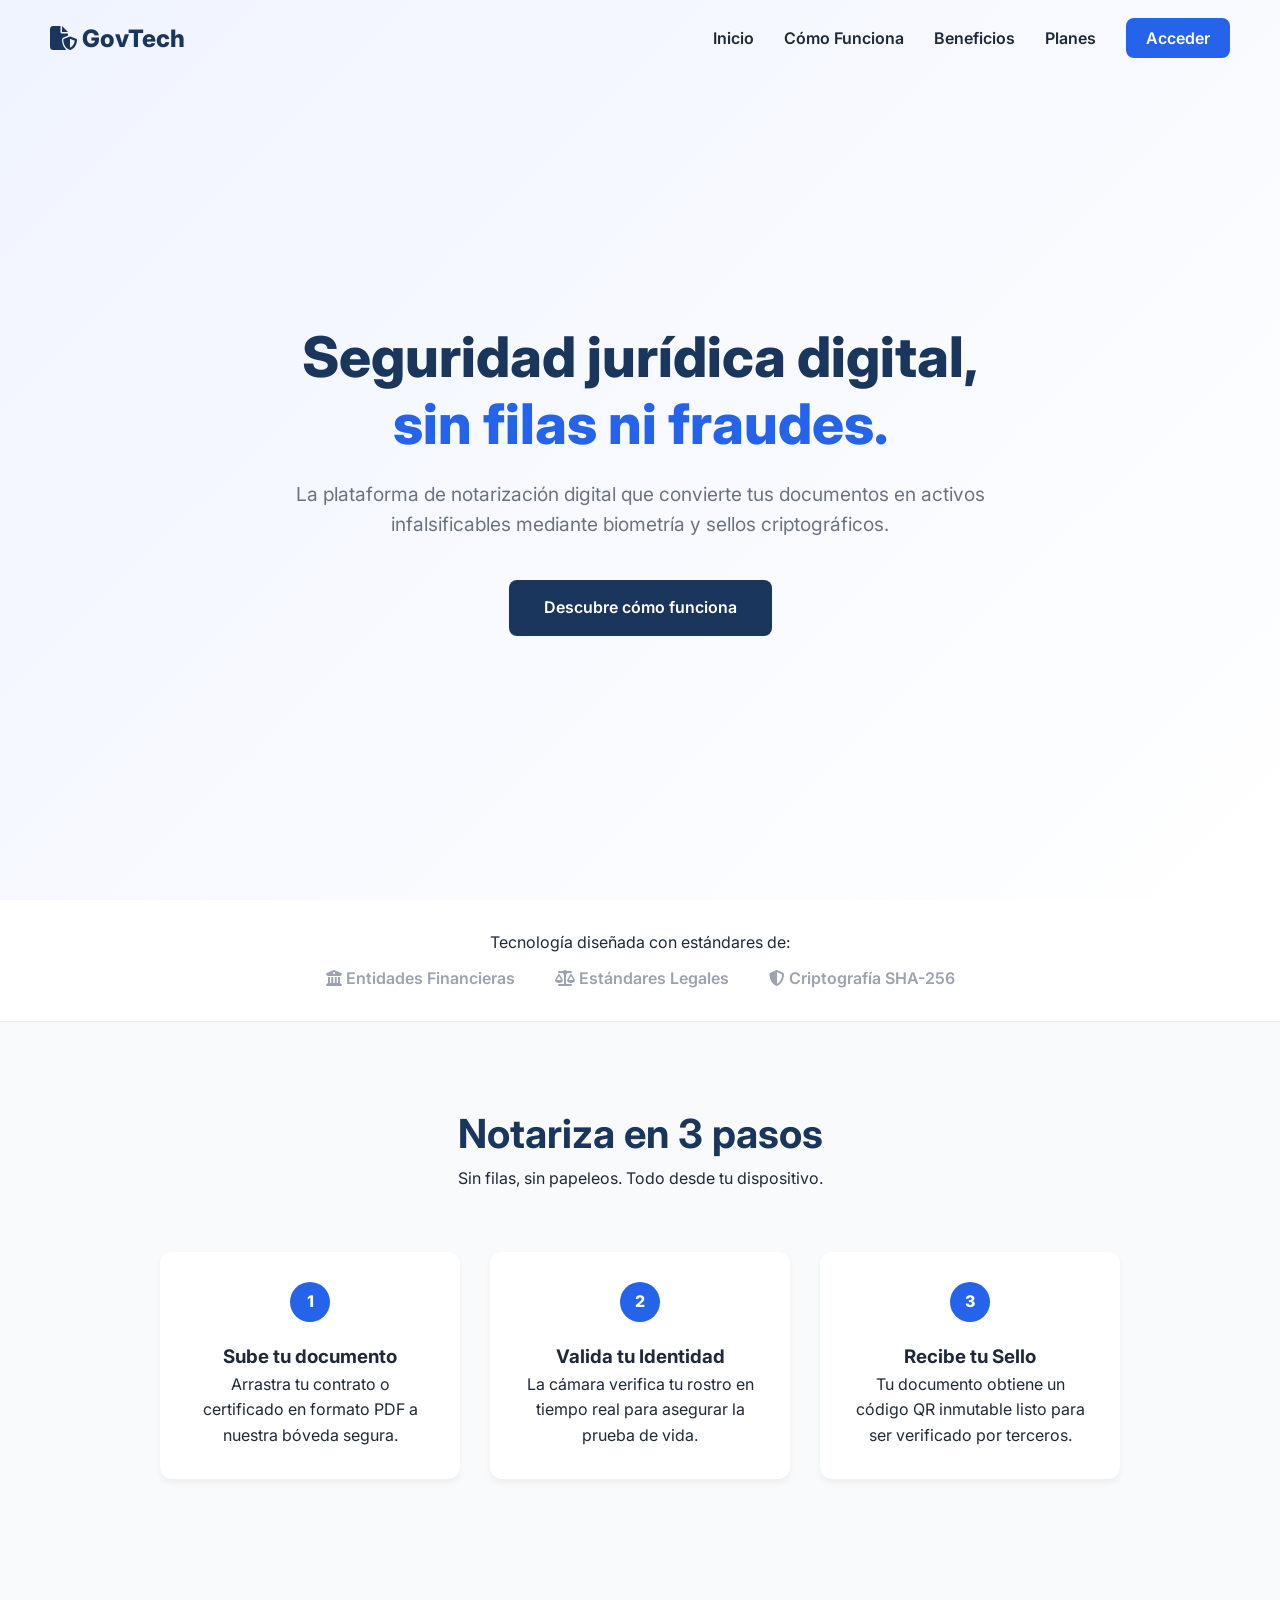
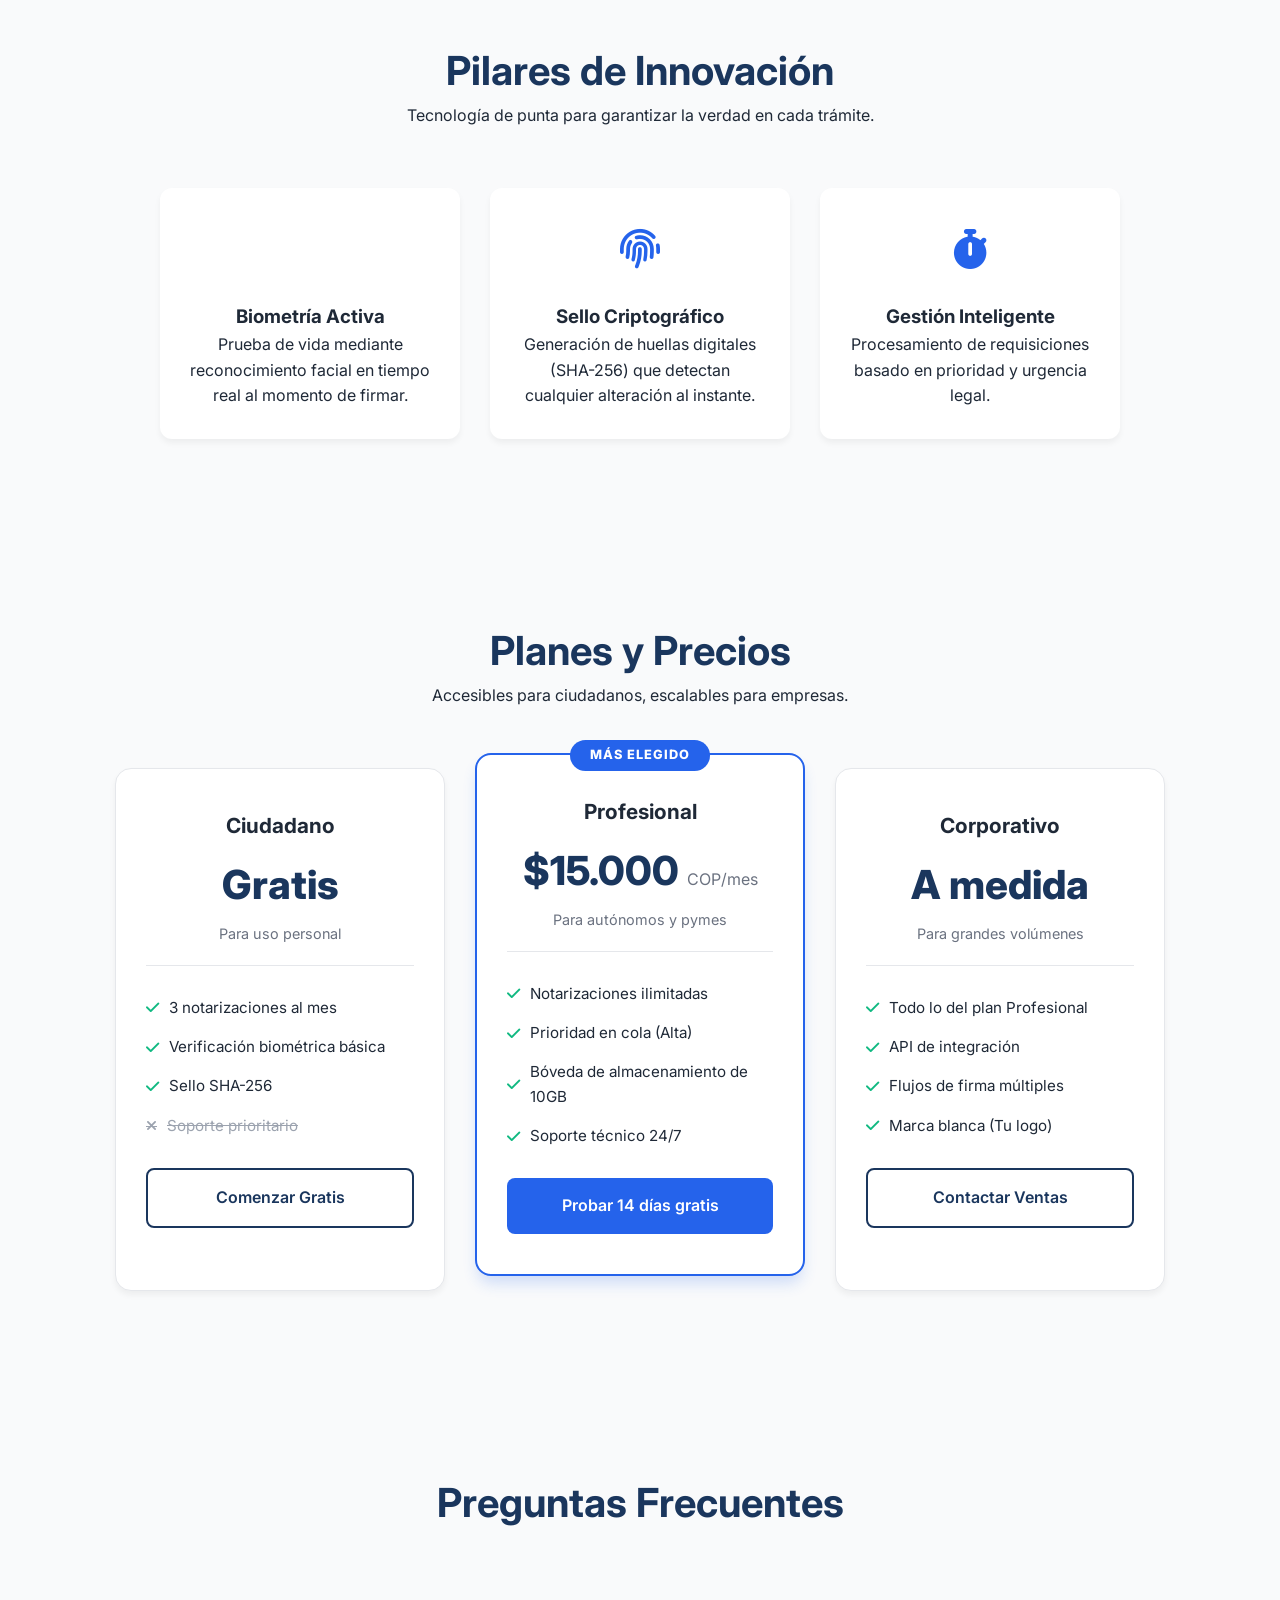
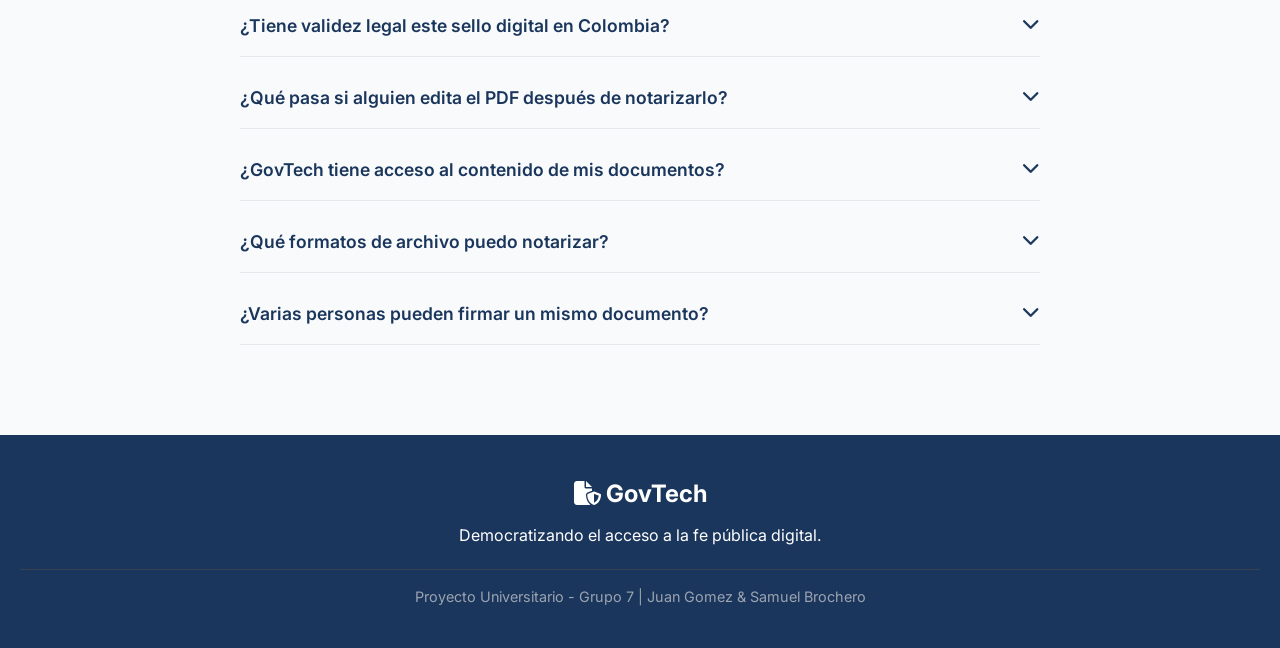
<file: index.html>
<!DOCTYPE html>
<html lang="es">
<head>
    <meta charset="UTF-8">
    <meta name="viewport" content="width=device-width, initial-scale=1.0">
    <title>GovTech - Ecosistema de Integridad Documental</title>
    <link rel="preconnect" href="https://fonts.googleapis.com">
    <link rel="preconnect" href="https://fonts.gstatic.com" crossorigin>
    <link href="https://fonts.googleapis.com/css2?family=Inter:wght@400;600;800&display=swap" rel="stylesheet">
    <link rel="stylesheet" href="https://cdnjs.cloudflare.com/ajax/libs/font-awesome/6.4.0/css/all.min.css">
    <link rel="stylesheet" href="styles.css">
</head>
<body>

    <nav id="navbar">
        <div class="logo">
            <i class="fa-solid fa-file-shield"></i> GovTech
        </div>
       <ul class="nav-links">
            <li><a href="#inicio">Inicio</a></li>
            <li><a href="#como-funciona">Cómo Funciona</a></li>
            <li><a href="#beneficios">Beneficios</a></li>
            <li><a href="#precios">Planes</a></li> <li><a href="#" class="btn-nav" id="btnAcceder">Acceder</a></li>
        </ul>
    </nav>

    <header id="inicio" class="hero">
        <ul class="bg-shapes">
            <li></li><li></li><li></li><li></li><li></li>
            <li></li><li></li><li></li><li></li><li></li>
        </ul>

        <div class="hero-content">
            <h1>Seguridad jurídica digital, <br><span class="highlight">sin filas ni fraudes.</span></h1>
            <p>La plataforma de notarización digital que convierte tus documentos en activos infalsificables mediante biometría y sellos criptográficos.</p>
            <a href="#" class="cta-primary" id="btnSimulador">Descubre cómo funciona</a>
        </div>
    </header>

    <div class="trust-banner">
        <p>Tecnología diseñada con estándares de:</p>
        <div class="trust-logos">
            <span><i class="fa-solid fa-building-columns"></i> Entidades Financieras</span>
            <span><i class="fa-solid fa-scale-balanced"></i> Estándares Legales</span>
            <span><i class="fa-solid fa-shield-halved"></i> Criptografía SHA-256</span>
        </div>
    </div>

    <section id="como-funciona" class="steps-section">
        <div class="section-title">
            <h2>Notariza en 3 pasos</h2>
            <p>Sin filas, sin papeleos. Todo desde tu dispositivo.</p>
        </div>
        <div class="steps-container">
            <div class="step">
                <div class="step-number">1</div>
                <h3>Sube tu documento</h3>
                <p>Arrastra tu contrato o certificado en formato PDF a nuestra bóveda segura.</p>
            </div>
            <div class="step">
                <div class="step-number">2</div>
                <h3>Valida tu Identidad</h3>
                <p>La cámara verifica tu rostro en tiempo real para asegurar la prueba de vida.</p>
            </div>
            <div class="step">
                <div class="step-number">3</div>
                <h3>Recibe tu Sello</h3>
                <p>Tu documento obtiene un código QR inmutable listo para ser verificado por terceros.</p>
            </div>
        </div>
    </section>

    <section id="beneficios" class="features-section">
        <div class="section-title">
            <h2>Pilares de Innovación</h2>
            <p>Tecnología de punta para garantizar la verdad en cada trámite.</p>
        </div>
        <div class="features-grid">
            <div class="feature-card">
                <div class="icon-wrapper"><i class="fa-solid fa-face-viewfinder"></i></div>
                <h3>Biometría Activa</h3>
                <p>Prueba de vida mediante reconocimiento facial en tiempo real al momento de firmar.</p>
            </div>
            <div class="feature-card">
                <div class="icon-wrapper"><i class="fa-solid fa-fingerprint"></i></div>
                <h3>Sello Criptográfico</h3>
                <p>Generación de huellas digitales (SHA-256) que detectan cualquier alteración al instante.</p>
            </div>
            <div class="feature-card">
                <div class="icon-wrapper"><i class="fa-solid fa-stopwatch"></i></div>
                <h3>Gestión Inteligente</h3>
                <p>Procesamiento de requisiciones basado en prioridad y urgencia legal.</p>
            </div>
        </div>
    </section>
<section id="precios" class="pricing-section">
        <div class="section-title">
            <h2>Planes y Precios</h2>
            <p>Accesibles para ciudadanos, escalables para empresas.</p>
        </div>
        
        <div class="pricing-grid">
            <div class="pricing-card">
                <div class="card-header">
                    <h3>Ciudadano</h3>
                    <p class="price">Gratis</p>
                    <p class="billing">Para uso personal</p>
                </div>
                <ul class="features-list">
                    <li><i class="fa-solid fa-check"></i> 3 notarizaciones al mes</li>
                    <li><i class="fa-solid fa-check"></i> Verificación biométrica básica</li>
                    <li><i class="fa-solid fa-check"></i> Sello SHA-256</li>
                    <li class="disabled"><i class="fa-solid fa-xmark"></i> Soporte prioritario</li>
                </ul>
                <a href="#" class="btn-pricing">Comenzar Gratis</a>
            </div>

            <div class="pricing-card popular">
                <div class="popular-badge">Más Elegido</div>
                <div class="card-header">
                    <h3>Profesional</h3>
                    <p class="price">$15.000 <span>COP/mes</span></p>
                    <p class="billing">Para autónomos y pymes</p>
                </div>
                <ul class="features-list">
                    <li><i class="fa-solid fa-check"></i> Notarizaciones ilimitadas</li>
                    <li><i class="fa-solid fa-check"></i> Prioridad en cola (Alta)</li>
                    <li><i class="fa-solid fa-check"></i> Bóveda de almacenamiento de 10GB</li>
                    <li><i class="fa-solid fa-check"></i> Soporte técnico 24/7</li>
                </ul>
                <a href="#" class="btn-pricing active">Probar 14 días gratis</a>
            </div>

            <div class="pricing-card">
                <div class="card-header">
                    <h3>Corporativo</h3>
                    <p class="price">A medida</p>
                    <p class="billing">Para grandes volúmenes</p>
                </div>
                <ul class="features-list">
                    <li><i class="fa-solid fa-check"></i> Todo lo del plan Profesional</li>
                    <li><i class="fa-solid fa-check"></i> API de integración</li>
                    <li><i class="fa-solid fa-check"></i> Flujos de firma múltiples</li>
                    <li><i class="fa-solid fa-check"></i> Marca blanca (Tu logo)</li>
                </ul>
                <a href="#" class="btn-pricing">Contactar Ventas</a>
            </div>
        </div>
    </section>
    <section class="faq-section">
        <div class="section-title">
            <h2>Preguntas Frecuentes</h2>
        </div>
        <div class="faq-container">
            <div class="faq-item">
                <button class="faq-question">¿Tiene validez legal este sello digital en Colombia? <i class="fa-solid fa-chevron-down"></i></button>
                <div class="faq-answer"><p>Sí. Nuestro sistema se alinea con la Ley 527 de 1999 sobre comercio electrónico y firmas digitales, garantizando integridad, no repudio y autenticidad del firmante mediante la prueba de vida biométrica.</p></div>
            </div>
            
            <div class="faq-item">
                <button class="faq-question">¿Qué pasa si alguien edita el PDF después de notarizarlo? <i class="fa-solid fa-chevron-down"></i></button>
                <div class="faq-answer"><p>Si se altera un solo píxel o letra del documento original, su huella digital (Hash SHA-256) cambiará por completo. Al intentar validarlo en GovTech, el sistema detectará la alteración y marcará el archivo como "Inválido/Falsificado".</p></div>
            </div>

            <div class="faq-item">
                <button class="faq-question">¿GovTech tiene acceso al contenido de mis documentos? <i class="fa-solid fa-chevron-down"></i></button>
                <div class="faq-answer"><p>No. Procesamos tus documentos localmente para extraer la huella criptográfica (Hash). Solo almacenamos el Hash y los datos de la transacción en nuestra bóveda inmutable, garantizando total privacidad sobre el contenido de tus contratos o certificados.</p></div>
            </div>

            <div class="faq-item">
                <button class="faq-question">¿Qué formatos de archivo puedo notarizar? <i class="fa-solid fa-chevron-down"></i></button>
                <div class="faq-answer"><p>Actualmente soportamos documentos en formato PDF (.pdf), ya que es el estándar legal internacional para la preservación de documentos fijos. Próximamente habilitaremos soporte para imágenes (.jpg, .png) de comprobantes fiscales.</p></div>
            </div>

            <div class="faq-item">
                <button class="faq-question">¿Varias personas pueden firmar un mismo documento? <i class="fa-solid fa-chevron-down"></i></button>
                <div class="faq-answer"><p>Sí, la funcionalidad de "Flujos de firma múltiples" está disponible en nuestros planes Profesional y Corporativo. Permite establecer un orden jerárquico donde cada involucrado debe realizar su verificación biométrica para que el documento alcance el estado de "Completado".</p></div>
            </div>
        </div>
    </section>

    <footer>
        <div class="footer-content">
            <div class="footer-logo"><i class="fa-solid fa-file-shield"></i> GovTech</div>
            <p>Democratizando el acceso a la fe pública digital.</p>
            <p class="credits">Proyecto Universitario - Grupo 7 | Juan Gomez & Samuel Brochero</p>
        </div>
    </footer>

<div id="authModal" class="modal-overlay">
        <div class="modal-content">
            <button class="close-btn" id="closeAuth"><i class="fa-solid fa-xmark"></i></button>
            
            <div id="loginView" class="auth-view active">
                <div class="modal-header">
                    <h2>Acceso Seguro</h2>
                    <p>Ingresa a tu bóveda criptográfica</p>
                </div>
                <form id="loginForm">
                    <div class="input-group">
                        <label>Correo Electrónico</label>
                        <input type="email" id="loginEmail" placeholder="ciudadano@correo.com" required>
                    </div>
                    <div class="input-group">
                        <label>Contraseña</label>
                        <input type="password" id="loginPassword" placeholder="••••••••" required>
                        <p id="loginError" class="error-text" style="display: none;"></p>
                    </div>
                    <button type="submit" class="btn-submit">
                        Iniciar Sesión <i class="fa-solid fa-right-to-bracket"></i>
                    </button>
                </form>
                <div class="modal-footer">
                    <p>¿No tienes cuenta? <a href="#" id="btnShowRegister">Crear bóveda digital</a></p>
                </div>
            </div>

            <div id="registerView" class="auth-view">
                <div class="modal-header">
                    <h2>Crear Bóveda</h2>
                    <p>Registro con validación de identidad oficial</p>
                </div>
                <form id="registerForm">
                    <div class="input-group">
                        <label>Correo Electrónico</label>
                        <input type="email" id="regEmail" placeholder="tu@correo.com" required>
                    </div>
                    
                    <div class="input-group">
                        <label>Contraseña Segura</label>
                        <input type="password" id="regPassword" placeholder="Mínimo 8 caracteres" required>
                        <small class="helper-text">Debe contener letras, números y mínimo 8 caracteres. (Opcional: . , ! @ #)</small>
                        <p id="passwordError" class="error-text"></p>
                    </div>

                    <div class="input-group">
                        <label>Tipo de Documento</label>
                        <select id="docType" required class="custom-select">
                            <option value="">Selecciona un documento...</option>
                            <option value="CC">Cédula de Ciudadanía (CC)</option>
                            <option value="TI">Tarjeta de Identidad (TI)</option>
                            <option value="CE">Cédula de Extranjería (CE)</option>
                            <option value="PA">Pasaporte</option>
                        </select>
                    </div>

                    <div class="input-group">
                        <label>Subir Documento (Anverso y Reverso)</label>
                        <label for="idUpload" class="id-upload-zone">
                            <i class="fa-solid fa-id-card"></i>
                            <span id="idUploadText">Haz clic para subir foto/PDF</span>
                        </label>
                        <input type="file" id="idUpload" accept="image/*, .pdf" hidden required>
                    </div>

                    <button type="submit" class="btn-submit">
                        Verificar Identidad <i class="fa-solid fa-user-shield"></i>
                    </button>
                </form>
                <div class="modal-footer">
                    <p>¿Ya tienes cuenta? <a href="#" id="btnShowLogin">Inicia sesión</a></p>
                </div>
            </div>

        </div>
    </div>

    <div id="uploadModal" class="modal-overlay">
        <div class="modal-content modal-large">
            <button class="close-btn" id="closeUpload"><i class="fa-solid fa-xmark"></i></button>
            
            <div id="uploadStep1" class="step-view active">
                <div class="modal-header">
                    <h2>Subir Documento</h2>
                    <p>Paso 1: Carga el archivo PDF que deseas notarizar</p>
                </div>
                <div class="drop-zone" id="dropZone">
                    <i class="fa-solid fa-cloud-arrow-up"></i>
                    <p>Arrastra tu PDF aquí o <span>haz clic para buscar</span></p>
                    <input type="file" id="fileInput" hidden accept=".pdf">
                </div>
                <div id="fileInfo" class="file-info" style="display: none;">
                    <i class="fa-solid fa-file-pdf"></i>
                    <span id="fileName">archivo.pdf</span>
                    <button id="btnNextToBio" class="btn-submit">Siguiente Paso <i class="fa-solid fa-arrow-right"></i></button>
                </div>
            </div>

            <div id="uploadStep2" class="step-view">
                <div class="modal-header">
                    <h2>Verificación Biométrica</h2>
                    <p>Paso 2: Prueba de vida y reconocimiento facial</p>
                </div>
                <div class="camera-sim">
                    <div class="face-overlay"></div>
                    <i class="fa-solid fa-user-shield"></i>
                    <p id="bioStatus">Iniciando cámara...</p>
                </div>
                <div class="progress-bar-container">
                    <div class="progress-fill" id="bioProgress"></div>
                </div>
            </div>

            <div id="uploadStep3" class="step-view">
                <div class="modal-header">
                    <i class="fa-solid fa-circle-check success-icon"></i>
                    <h2>¡Documento Notarizado!</h2>
                    <p>Tu certificado ha sido registrado en la red GovTech</p>
                </div>
                <div class="certificate-preview">
                    <div class="cert-header">
                        <span style="font-weight: bold;">ID: GT-88293-X</span>
                        <span style="float: right; color: gray;">Aprobado</span>
                    </div>
                    <p style="margin-top: 10px;"><strong>Archivo:</strong> <span id="certFile">documento.pdf</span></p>
                    <div class="qr-placeholder">
                        <i class="fa-solid fa-qrcode"></i>
                        <p style="font-size: 12px; margin-top: 5px;">ESCANEAR PARA VERIFICAR</p>
                    </div>
                </div>
                <button class="btn-submit" onclick="location.reload()">Finalizar</button>
            </div>
        </div>
    </div>

    <script src="script.js"></script>
</body>
</html>
</file>
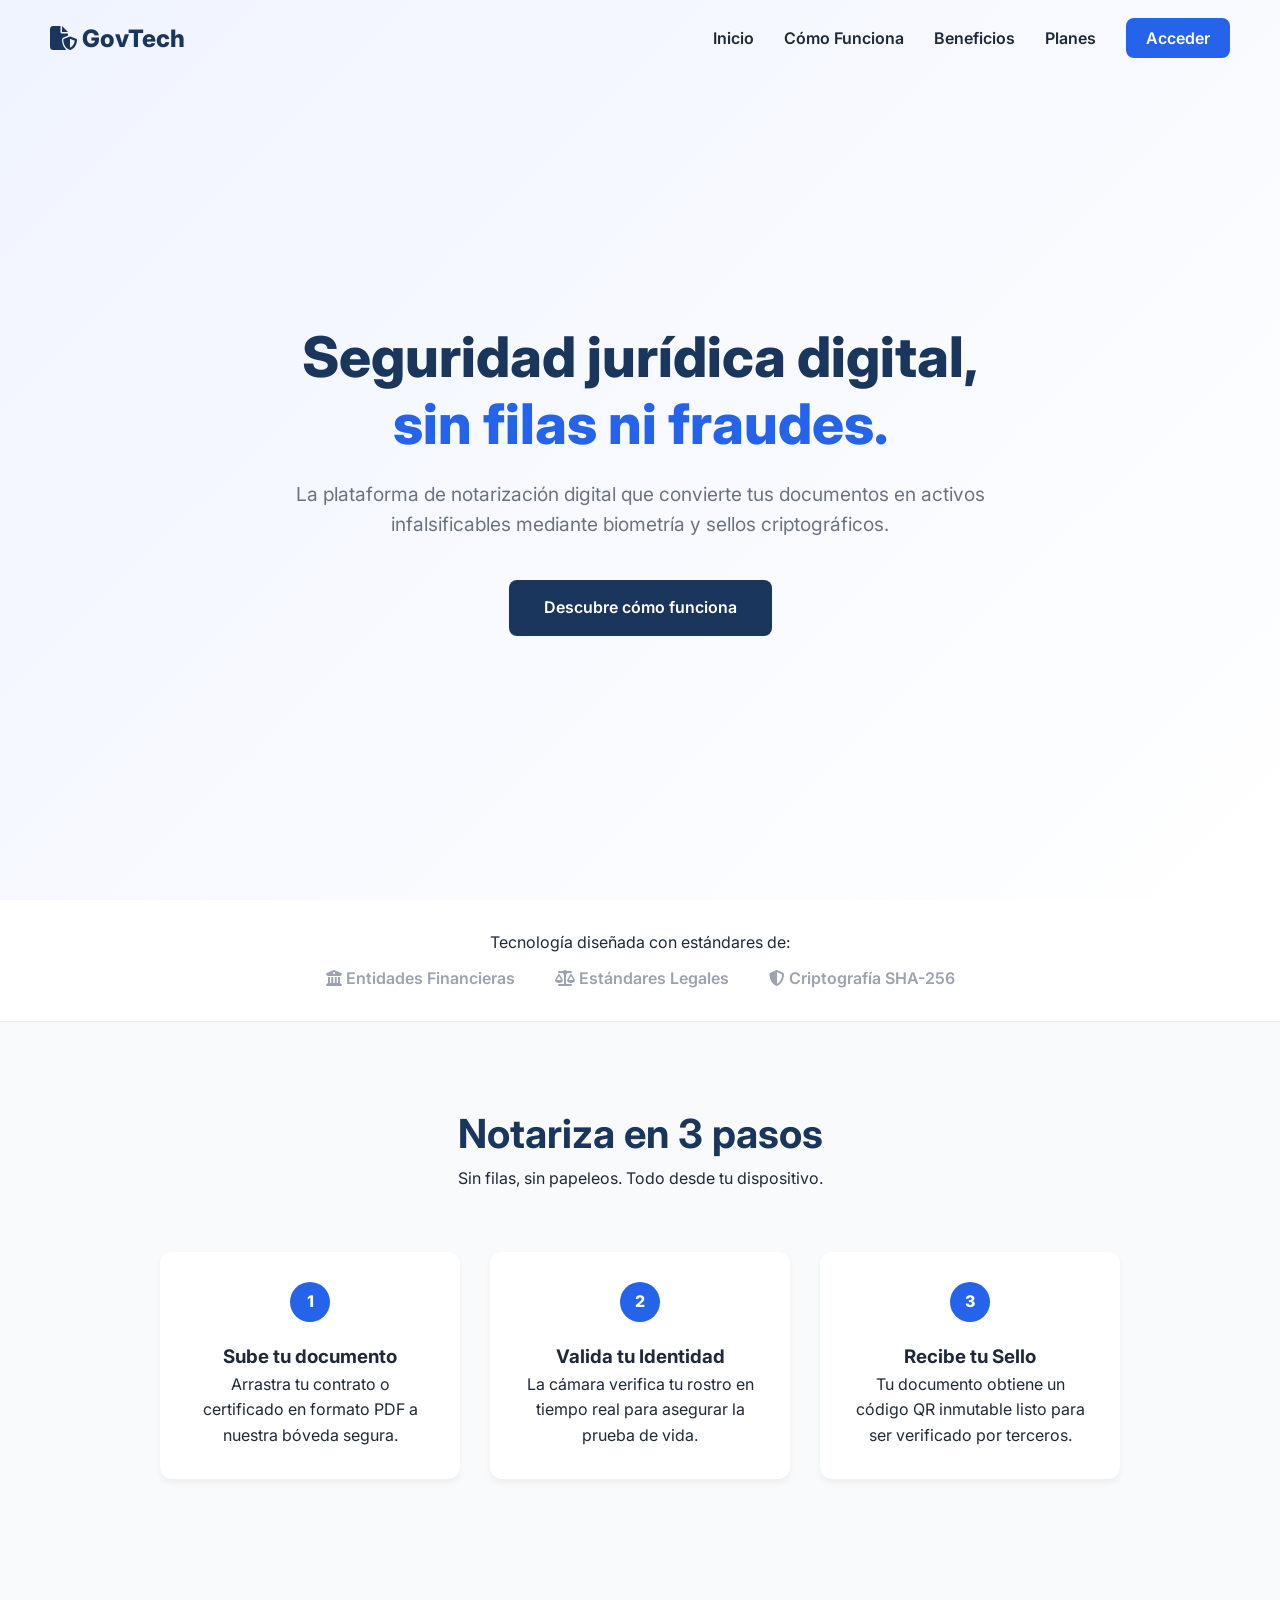
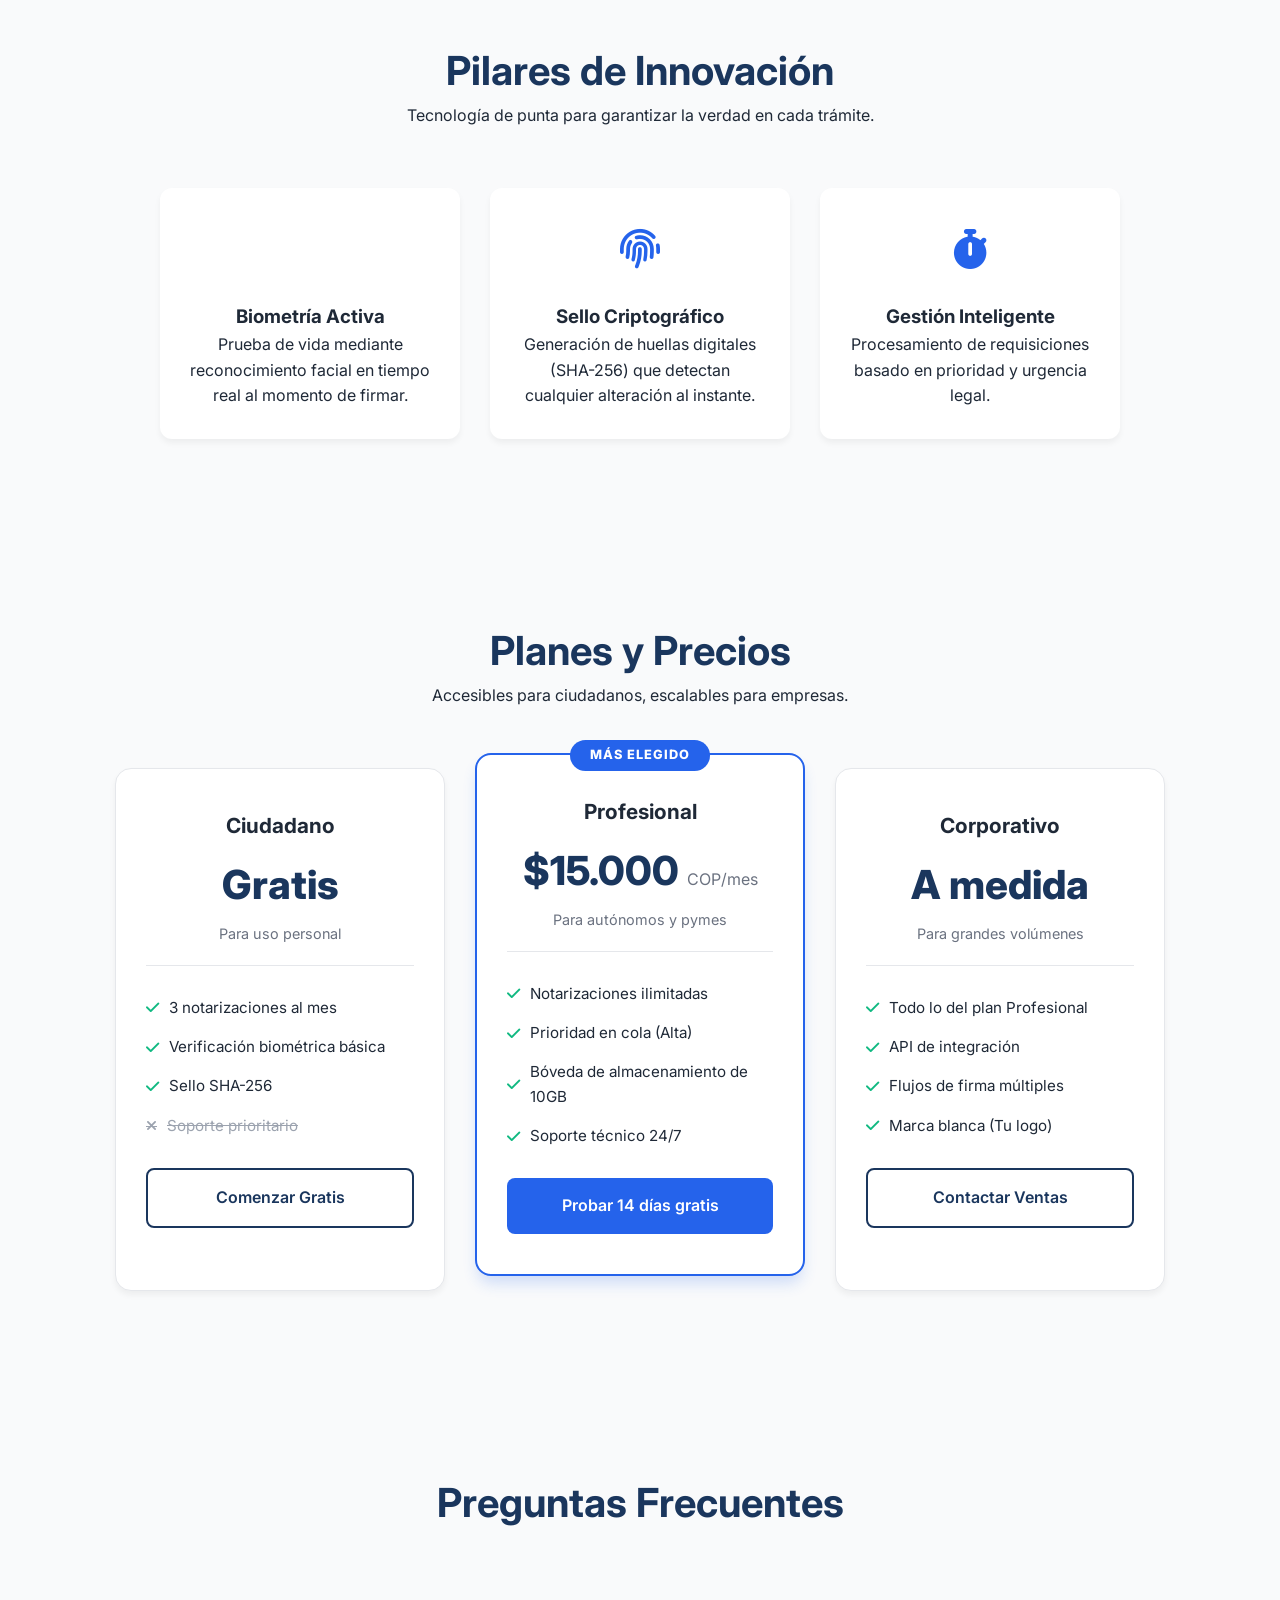
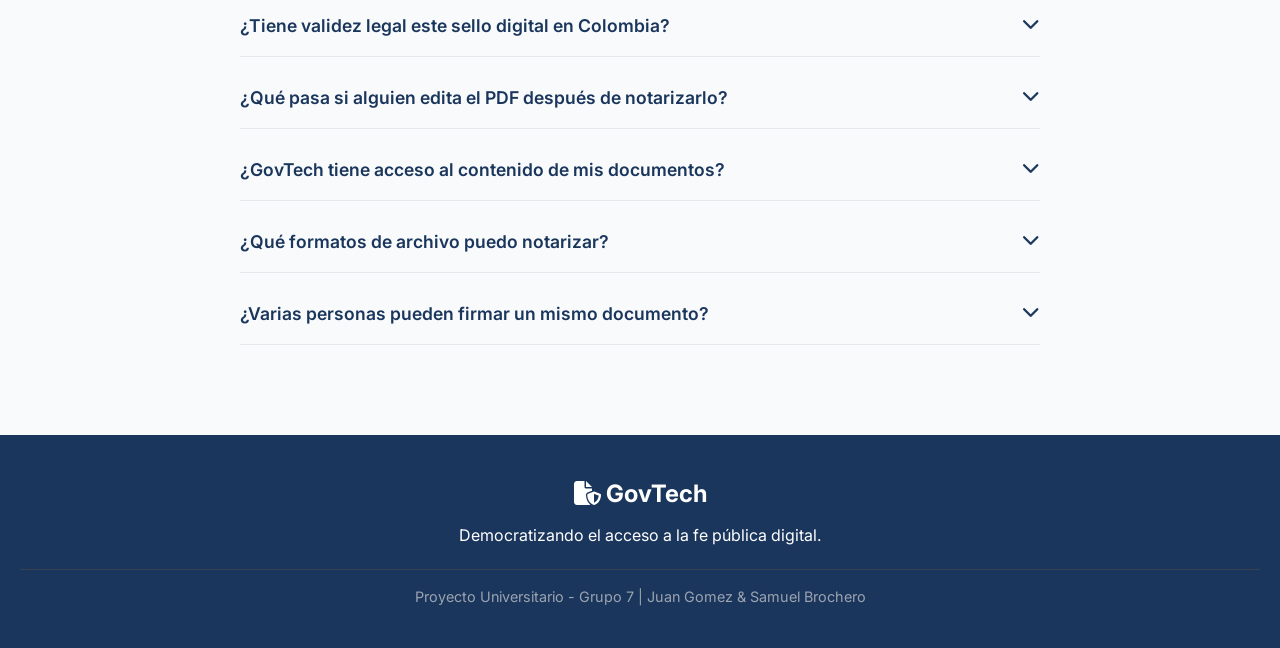
<file: dashboard.html>
<!DOCTYPE html>
<html lang="es">
<head>
    <meta charset="UTF-8">
    <meta name="viewport" content="width=device-width, initial-scale=1.0">
    <title>Panel de Usuario - GovTech</title>
    <link rel="preconnect" href="https://fonts.googleapis.com">
    <link rel="preconnect" href="https://fonts.gstatic.com" crossorigin>
    <link href="https://fonts.googleapis.com/css2?family=Inter:wght@400;500;600;800&display=swap" rel="stylesheet">
    <link rel="stylesheet" href="https://cdnjs.cloudflare.com/ajax/libs/font-awesome/6.4.0/css/all.min.css">
    <link rel="stylesheet" href="dashboard.css">
</head>
<body>

    <div class="dashboard-layout">
        <aside class="sidebar">
            <div class="sidebar-header">
                <i class="fa-solid fa-file-shield"></i> GovTech
            </div>
            <ul class="sidebar-menu">
                <li class="active" data-target="view-inicio"><a href="#"><i class="fa-solid fa-house"></i> Inicio</a></li>
                <li data-target="view-documentos"><a href="#"><i class="fa-solid fa-folder-open"></i> Mis Documentos</a></li>
                <li data-target="view-nueva"><a href="#"><i class="fa-solid fa-file-signature"></i> Nueva Notarización</a></li>
                <li data-target="view-validador"><a href="#"><i class="fa-solid fa-microscope"></i> Validar Documento</a></li>
            </ul>
            <div class="sidebar-footer">
                <a href="#" id="btnLogout" class="logout-btn"><i class="fa-solid fa-right-from-bracket"></i> Cerrar Sesión</a>
            </div>
        </aside>

        <main class="main-content">
            <header class="topbar">
                <div class="search-bar">
                    <i class="fa-solid fa-magnifying-glass"></i>
                    <input type="text" id="searchInput" placeholder="Buscar por nombre o Hash...">
                </div>
                <div class="user-profile">
                    <span class="user-name" id="userNameDisplay">Hola, Usuario</span>
                    <div class="avatar"><i class="fa-solid fa-user"></i></div>
                </div>
            </header>

            <div class="workspace">
                
                <div id="view-inicio" class="view-section active">
                    <div class="welcome-banner">
                        <h2>Resumen de tu Bóveda</h2>
                        <p>Gestiona y verifica la integridad de tus documentos notarizados.</p>
                    </div>

                    <div class="stats-grid">
                        <div class="stat-card">
                            <div class="stat-icon" style="background: #EBF2FF; color: var(--accent-color);"><i class="fa-solid fa-file-lines"></i></div>
                            <div class="stat-details">
                                <h3>Total Documentos</h3>
                                <p class="stat-number" id="statTotal">0</p>
                            </div>
                        </div>
                        <div class="stat-card">
                            <div class="stat-icon" style="background: #D1FAE5; color: #10B981;"><i class="fa-solid fa-circle-check"></i></div>
                            <div class="stat-details">
                                <h3>Notarizados</h3>
                                <p class="stat-number" id="statVerified">0</p>
                            </div>
                        </div>
                        <div class="stat-card">
                            <div class="stat-icon" style="background: #FEF3C7; color: #F59E0B;"><i class="fa-solid fa-clock"></i></div>
                            <div class="stat-details">
                                <h3>En Proceso</h3>
                                <p class="stat-number" id="statPending">0</p>
                            </div>
                        </div>
                    </div>

                    <div class="recent-docs-section">
                        <div class="section-header">
                            <h3>Actividad Reciente</h3>
                            <button class="btn-primary" id="btnGoToNew"><i class="fa-solid fa-plus"></i> Nuevo Documento</button>
                        </div>
                        <div class="table-container">
                            <table class="docs-table">
                                <thead>
                                    <tr>
                                        <th>Nombre del Archivo</th>
                                        <th>ID de Hash</th>
                                        <th>Fecha</th>
                                        <th>Estado</th>
                                        <th>Acción</th>
                                    </tr>
                                </thead>
                                <tbody id="docsTableBody">
                                    </tbody>
                            </table>
                        </div>
                    </div>
                </div>

                <div id="view-documentos" class="view-section">
                    <div class="welcome-banner">
                        <h2>Todos tus Documentos</h2>
                        <p>Historial completo de tu bóveda criptográfica.</p>
                    </div>
                    <div class="recent-docs-section">
                        <div class="table-container">
                            <table class="docs-table">
                                <thead>
                                    <tr>
                                        <th>Nombre del Archivo</th>
                                        <th>ID de Hash</th>
                                        <th>Fecha</th>
                                        <th>Estado</th>
                                        <th>Acción</th>
                                    </tr>
                                </thead>
                                <tbody id="fullDocsTableBody">
                                    </tbody>
                            </table>
                        </div>
                    </div>
                </div>

                <div id="view-nueva" class="view-section">
                    <div class="welcome-banner">
                        <h2>Nueva Notarización</h2>
                        <p>Protege un nuevo documento con tecnología Blockchain simulada.</p>
                    </div>
                    
                    <div class="recent-docs-section" style="max-width: 600px; margin: 0 auto;">
                        <form id="newDocForm">
                            <div class="drop-zone" id="dashDropZone" style="margin-bottom: 20px;">
                                <i class="fa-solid fa-cloud-arrow-up"></i>
                                <p id="dashDropText">Arrastra tu PDF aquí o <span>haz clic para buscar</span></p>
                                <input type="file" id="dashFileInput" hidden accept=".pdf" required>
                            </div>
                            
                            <button type="submit" class="btn-primary" style="width: 100%;" id="btnSubmitDoc" disabled>
                                Generar Sello Criptográfico <i class="fa-solid fa-lock"></i>
                            </button>
                            
                            <div class="progress-bar-container" id="uploadProgressContainer" style="display: none; margin-top: 15px;">
                                <div class="progress-fill" id="uploadProgress"></div>
                            </div>
                            <p id="uploadStatus" style="text-align: center; margin-top: 10px; font-size: 0.9rem; color: var(--text-muted);"></p>
                        </form>
                    </div>
                </div>
                <div id="view-validador" class="view-section">
                    <div class="welcome-banner">
                        <h2>Auditoría y Validación</h2>
                        <p>Comprueba matemáticamente si un documento es auténtico o si ha sido alterado.</p>
                    </div>
                    
                    <div class="recent-docs-section" style="max-width: 600px; margin: 0 auto;">
                        <div class="drop-zone" id="valDropZone" style="margin-bottom: 20px;">
                            <i class="fa-solid fa-file-shield"></i>
                            <p id="valDropText">Arrastra el documento a auditar o <span>haz clic para buscar</span></p>
                            <input type="file" id="valFileInput" hidden accept=".pdf">
                        </div>
                        
                        <button class="btn-primary" style="width: 100%;" id="btnValidateDoc" disabled>
                            Auditar Integridad (SHA-256) <i class="fa-solid fa-magnifying-glass"></i>
                        </button>
                        
                        <div class="progress-bar-container" id="valProgressContainer" style="display: none; margin-top: 15px;">
                            <div class="progress-fill" id="valProgress"></div>
                        </div>
                        <p id="valStatus" style="text-align: center; margin-top: 10px; font-size: 0.9rem; color: var(--text-muted);"></p>

                        <div id="valResultArea" style="display: none;"></div>
                    </div>
                </div>

            </div>
        </main>
    </div>
    <div id="certModal" class="modal-overlay">
        <div class="modal-content modal-large">
            <button class="close-btn" id="closeCert"><i class="fa-solid fa-xmark"></i></button>
            
            <div class="certificate-wrapper">
                <div class="cert-header-official">
                    <i class="fa-solid fa-file-shield cert-logo"></i>
                    <h2>Certificado de Notarización Digital</h2>
                    <p>Emitido por la Red Criptográfica GovTech</p>
                </div>
                
                <div class="cert-body">
                    <div class="cert-row">
                        <span class="cert-label">ID de Transacción:</span> 
                        <span class="cert-value" id="modalCertId">...</span>
                    </div>
                    <div class="cert-row">
                        <span class="cert-label">Fecha de Sello:</span> 
                        <span class="cert-value" id="modalCertDate">...</span>
                    </div>
                    <div class="cert-row">
                        <span class="cert-label">Titular de la Bóveda:</span> 
                        <span class="cert-value" id="modalCertUser">...</span>
                    </div>
                    <div class="cert-row">
                        <span class="cert-label">Archivo Original:</span> 
                        <span class="cert-value" id="modalCertFile" style="font-weight: 600; color: var(--primary-color);">...</span>
                    </div>
                    <div class="cert-row hash-row">
                        <span class="cert-label">Hash SHA-256 (Huella Digital):</span> 
                        <span class="cert-value hash-box" id="modalCertHash">...</span>
                    </div>
                </div>
                
                <div class="cert-footer-official">
                    <div class="qr-box">
                        <i class="fa-solid fa-qrcode"></i>
                        <small>Escanear para verificar</small>
                    </div>
                    <div class="cert-signature">
                        <p class="status-verified"><i class="fa-solid fa-circle-check"></i> Válido e Inmutable</p>
                        <div class="signature-line"></div>
                        <p>Sistema Automatizado GovTech</p>
                    </div>
                </div>
            </div>
            
            <button class="btn-primary" id="btnDownloadCert" style="width: 100%; margin-top: 25px;">
                <i class="fa-solid fa-download"></i> Descargar PDF Oficial
            </button>
        </div>
    </div>

    <script src="dashboard.js"></script>
</body>
</html>
</file>
<file: styles.css>
:root {
    --primary-color: #1A365D;
    --accent-color: #2563EB;
    --text-main: #1F2937;
    --text-muted: #6B7280;
    --bg-light: #F9FAFB;
    --white: #FFFFFF;
    --transition: all 0.3s ease;
}

* { margin: 0; padding: 0; box-sizing: border-box; font-family: 'Inter', sans-serif; scroll-behavior: smooth; }

body { background-color: var(--bg-light); color: var(--text-main); line-height: 1.6; }

/* Navbar */
nav { position: fixed; top: 0; width: 100%; padding: 20px 50px; display: flex; justify-content: space-between; align-items: center; transition: var(--transition); z-index: 1000; }
nav.scrolled { background: rgba(255, 255, 255, 0.95); backdrop-filter: blur(10px); box-shadow: 0 4px 6px -1px rgba(0,0,0,0.1); padding: 15px 50px; }
.logo { font-size: 24px; font-weight: 800; color: var(--primary-color); }
.nav-links { list-style: none; display: flex; gap: 30px; align-items: center; }
.nav-links a { text-decoration: none; color: var(--text-main); font-weight: 600; transition: var(--transition); }
.nav-links a:hover { color: var(--accent-color); }
.btn-nav { background: var(--accent-color); color: var(--white) !important; padding: 10px 20px; border-radius: 8px; }

/* Hero */
.hero { position: relative; height: 100vh; display: flex; align-items: center; justify-content: center; text-align: center; background: linear-gradient(135deg, #f0f4ff 0%, #ffffff 100%); padding: 0 20px; overflow: hidden; }
.hero-content { position: relative; z-index: 2; max-width: 800px; margin-top: 60px; }
.hero h1 { font-size: 3.5rem; font-weight: 800; color: var(--primary-color); line-height: 1.2; margin-bottom: 20px; }
.highlight { color: var(--accent-color); }
.hero p { font-size: 1.2rem; color: var(--text-muted); margin-bottom: 40px; }
.cta-primary { background: var(--primary-color); color: var(--white); padding: 15px 35px; border-radius: 8px; text-decoration: none; font-weight: 600; display: inline-block; transition: var(--transition); }
.cta-primary:hover { background: var(--accent-color); transform: translateY(-3px); }

/* Animación Figuras */
.bg-shapes { position: absolute; top: 0; left: 0; width: 100%; height: 100%; overflow: hidden; z-index: 1; }
.bg-shapes li { position: absolute; list-style: none; background: rgba(37, 99, 235, 0.08); animation: animateShapes 25s linear infinite; bottom: -150px; }
.bg-shapes li:nth-child(1) { left: 25%; width: 80px; height: 80px; }
.bg-shapes li:nth-child(2) { left: 10%; width: 20px; height: 20px; animation-duration: 12s; }
.bg-shapes li:nth-child(3) { left: 70%; width: 20px; height: 20px; animation-delay: 4s; }
.bg-shapes li:nth-child(4) { left: 40%; width: 60px; height: 60px; animation-duration: 18s; }
.bg-shapes li:nth-child(5) { left: 65%; width: 20px; height: 20px; }
.bg-shapes li:nth-child(6) { left: 75%; width: 110px; height: 110px; animation-delay: 3s; }
@keyframes animateShapes { 0% { transform: translateY(0) rotate(0deg); opacity: 1; border-radius: 0; } 100% { transform: translateY(-1000px) rotate(720deg); opacity: 0; border-radius: 50%; } }

/* Trust Banner & Secciones */
.trust-banner { background: var(--white); padding: 30px; text-align: center; border-bottom: 1px solid #E5E7EB; }
.trust-logos { display: flex; justify-content: center; gap: 40px; color: #9CA3AF; font-weight: 600; margin-top: 10px;}
.section-title { text-align: center; margin-bottom: 60px; }
.section-title h2 { font-size: 2.5rem; color: var(--primary-color); }
.steps-section, .features-section, .faq-section { padding: 80px 20px; }
.steps-container, .features-grid { display: flex; justify-content: center; gap: 30px; max-width: 1000px; margin: 0 auto; flex-wrap: wrap; }
.step, .feature-card { background: var(--white); padding: 30px; border-radius: 12px; width: 300px; text-align: center; box-shadow: 0 4px 6px rgba(0,0,0,0.05); }
.step-number { background: var(--accent-color); color: var(--white); width: 40px; height: 40px; border-radius: 50%; display: flex; align-items: center; justify-content: center; font-weight: 800; margin: 0 auto 20px; }
.icon-wrapper { font-size: 40px; color: var(--accent-color); margin-bottom: 20px; }

/* FAQ */
.faq-container { max-width: 800px; margin: 0 auto; }
.faq-item { border-bottom: 1px solid #E5E7EB; margin-bottom: 10px; }
.faq-question { width: 100%; background: none; border: none; text-align: left; padding: 20px 0; font-size: 1.1rem; font-weight: 600; color: var(--primary-color); cursor: pointer; display: flex; justify-content: space-between; }
.faq-answer { max-height: 0; overflow: hidden; transition: max-height 0.3s ease; }
.faq-answer p { padding-bottom: 20px; color: var(--text-muted); }

/* Footer */
footer { background: var(--primary-color); color: var(--white); text-align: center; padding: 40px 20px; }
.footer-logo { font-size: 24px; font-weight: bold; margin-bottom: 10px; }
.credits { margin-top: 20px; font-size: 0.9rem; color: #9CA3AF; border-top: 1px solid #374151; padding-top: 15px; }

/* =========================================
   MODALES (Login & Simulador)
   ========================================= */
.modal-overlay { position: fixed; top: 0; left: 0; width: 100%; height: 100%; background: rgba(15,23,42,0.7); backdrop-filter: blur(8px); display: flex; justify-content: center; align-items: center; z-index: 2000; opacity: 0; visibility: hidden; transition: var(--transition); }
.modal-overlay.active { opacity: 1; visibility: visible; }
.modal-content { background: var(--white); padding: 40px; border-radius: 16px; width: 100%; max-width: 400px; position: relative; transform: translateY(20px); transition: all 0.4s; }
.modal-overlay.active .modal-content { transform: translateY(0); }
.modal-large { max-width: 500px; }
.close-btn { position: absolute; top: 20px; right: 20px; background: none; border: none; font-size: 24px; cursor: pointer; color: var(--text-muted); }
.modal-header { text-align: center; margin-bottom: 25px; }

/* Formularios */
.input-group { margin-bottom: 20px; text-align: left; }
.input-group label { display: block; font-weight: 600; margin-bottom: 8px; font-size: 0.9rem; }
.input-group input { width: 100%; padding: 12px; border: 1px solid #E5E7EB; border-radius: 8px; outline: none; }
.btn-submit { width: 100%; background: var(--primary-color); color: var(--white); border: none; padding: 15px; border-radius: 8px; font-weight: 600; cursor: pointer; transition: 0.3s; }
.btn-submit:hover { background: var(--accent-color); }
/* Estilos para las Vistas de Autenticación (Login/Registro) */
.auth-view {
    display: none;
    animation: fadeIn 0.4s;
}

.auth-view.active {
    display: block;
}

.custom-select {
    width: 100%;
    padding: 12px;
    border: 1px solid #E5E7EB;
    border-radius: 8px;
    outline: none;
    background-color: var(--white);
    font-size: 0.95rem;
    color: var(--text-main);
    cursor: pointer;
}

.id-upload-zone {
    display: flex;
    align-items: center;
    justify-content: center;
    gap: 10px;
    padding: 15px;
    border: 2px dashed var(--accent-color);
    border-radius: 8px;
    background: #EFF6FF;
    color: var(--accent-color);
    cursor: pointer;
    transition: var(--transition);
    font-size: 0.9rem;
    font-weight: 600;
}

.id-upload-zone:hover {
    background: #DBEAFE;
}

.helper-text {
    display: block;
    margin-top: 5px;
    font-size: 0.75rem;
    color: var(--text-muted);
}

.error-text {
    color: #EF4444; /* Rojo para errores */
    font-size: 0.8rem;
    margin-top: 5px;
    display: none;
    font-weight: 600;
}

.modal-footer {
    margin-top: 20px;
    text-align: center;
    font-size: 0.9rem;
    border-top: 1px solid #E5E7EB;
    padding-top: 15px;
}

.modal-footer a {
    color: var(--accent-color);
    text-decoration: none;
    font-weight: 600;
}

/* Simulador UI */
.step-view { display: none; }
.step-view.active { display: block; animation: fadeIn 0.4s; }
@keyframes fadeIn { from { opacity: 0; } to { opacity: 1; } }
.drop-zone { border: 2px dashed #D1D5DB; padding: 40px; text-align: center; border-radius: 12px; cursor: pointer; background: #F3F4F6; }
.drop-zone i { font-size: 50px; color: var(--accent-color); margin-bottom: 10px; }
.file-info { background: #E5E7EB; padding: 15px; border-radius: 8px; display: flex; flex-direction: column; align-items: center; gap: 15px; }
.camera-sim { background: #1F2937; height: 250px; border-radius: 12px; position: relative; display: flex; flex-direction: column; justify-content: center; align-items: center; color: white; margin-bottom: 20px; }
.face-overlay { position: absolute; width: 150px; height: 180px; border: 2px solid var(--accent-color); border-radius: 50%; }
.progress-bar-container { width: 100%; height: 8px; background: #E5E7EB; border-radius: 10px; overflow: hidden; }
.progress-fill { height: 100%; background: var(--accent-color); width: 0%; transition: width 0.3s; }
.success-icon { font-size: 50px; color: #10B981; margin-bottom: 10px; }
.certificate-preview { border: 1px solid #E5E7EB; padding: 20px; border-radius: 8px; margin-bottom: 20px; background: #f9fafb; text-align: left; }
.qr-placeholder { text-align: center; padding: 15px; margin-top: 15px; background: white; border: 1px dashed #ccc; }
.qr-placeholder i { font-size: 60px; }
/* =========================================
   ESTILOS DE PLANES Y PRECIOS
   ========================================= */
.pricing-section {
    padding: 100px 20px;
    background: var(--bg-light); /* Fondo ligeramente diferente para separar secciones */
}

.pricing-grid {
    display: flex;
    justify-content: center;
    gap: 30px;
    max-width: 1100px;
    margin: 0 auto;
    flex-wrap: wrap; /* Permite que se apilen en móviles */
}

.pricing-card {
    background: var(--white);
    border: 1px solid #E5E7EB;
    border-radius: 16px;
    padding: 40px 30px;
    width: 330px;
    text-align: center;
    transition: var(--transition);
    position: relative;
    box-shadow: 0 4px 6px rgba(0,0,0,0.05);
}

.pricing-card:hover {
    transform: translateY(-10px);
    box-shadow: 0 20px 25px -5px rgba(0, 0, 0, 0.1);
}

/* Estilos especiales para el plan destacado */
.pricing-card.popular {
    border: 2px solid var(--accent-color);
    transform: translateY(-15px); /* Lo hace resaltar hacia arriba */
    box-shadow: 0 10px 15px -3px rgba(37, 99, 235, 0.2);
}

.pricing-card.popular:hover {
    transform: translateY(-25px);
}

.popular-badge {
    position: absolute;
    top: -15px;
    left: 50%;
    transform: translateX(-50%);
    background: var(--accent-color);
    color: var(--white);
    padding: 5px 20px;
    border-radius: 20px;
    font-size: 0.8rem;
    font-weight: 800;
    text-transform: uppercase;
    letter-spacing: 1px;
}

.card-header {
    margin-bottom: 30px;
    border-bottom: 1px solid #E5E7EB;
    padding-bottom: 20px;
}

.card-header h3 { color: var(--text-main); font-size: 1.3rem; margin-bottom: 10px; }

.price { font-size: 2.5rem; font-weight: 800; color: var(--primary-color); }
.price span { font-size: 1rem; color: var(--text-muted); font-weight: 400; }
.billing { color: var(--text-muted); font-size: 0.9rem; margin-top: 5px; }

.features-list { list-style: none; text-align: left; margin-bottom: 30px; }
.features-list li { margin-bottom: 15px; color: var(--text-main); display: flex; align-items: center; gap: 10px; font-size: 0.95rem; }
.features-list li i { color: #10B981; /* Verde éxito */ }
.features-list li.disabled { color: #9CA3AF; text-decoration: line-through; }
.features-list li.disabled i { color: #9CA3AF; }

/* Botones de los planes */
.btn-pricing {
    display: block;
    width: 100%;
    padding: 15px;
    border-radius: 8px;
    font-weight: 600;
    text-decoration: none;
    transition: var(--transition);
    background: var(--white);
    color: var(--primary-color);
    border: 2px solid var(--primary-color);
}

.btn-pricing:hover { background: var(--primary-color); color: var(--white); }

.btn-pricing.active { background: var(--accent-color); color: var(--white); border: none; }
.btn-pricing.active:hover { background: var(--primary-color); }
/* =========================================
   ANIMACIONES SCROLL REVEAL
   ========================================= */
/* Estado inicial oculto y desplazado hacia abajo */
.step, .feature-card, .pricing-card, .faq-item {
    opacity: 0;
    transform: translateY(40px);
    transition: all 0.8s cubic-bezier(0.5, 0, 0, 1); /* Curva suave y natural */
}

/* Retraso escalonado para que no aparezcan todos de golpe (efecto cascada) */
.step:nth-child(2), .feature-card:nth-child(2), .pricing-card:nth-child(2) { transition-delay: 0.15s; }
.step:nth-child(3), .feature-card:nth-child(3), .pricing-card:nth-child(3) { transition-delay: 0.3s; }
.faq-item:nth-child(even) { transition-delay: 0.1s; }

/* Estado cuando JavaScript añade la clase 'revealed' */
.step.revealed, .feature-card.revealed, .pricing-card.revealed, .faq-item.revealed {
    opacity: 1;
    transform: translateY(0);
}

/* Asegurar que la elevación del plan popular se mantenga después de revelarse */
.pricing-card.popular.revealed {
    transform: translateY(-15px);
}
.pricing-card.popular.revealed:hover {
    transform: translateY(-25px);
}
/* =========================================
   DISEÑO RESPONSIVE (MÓVILES Y TABLETS) - LANDING PAGE
   ========================================= */
@media (max-width: 768px) {
    /* Navegación */
    nav { padding: 15px 20px; }
    .nav-links li:not(:last-child) { display: none; } /* Oculta los links de texto, deja solo el botón Acceder */
    
    /* Hero Section */
    .hero h1 { font-size: 2.2rem; }
    .hero p { font-size: 1rem; }
    .cta-primary { width: 100%; text-align: center; }

    /* Modales */
    .modal-content { padding: 30px 20px; width: 90%; }
    .camera-sim { height: 200px; }
    .face-overlay { width: 120px; height: 150px; }

    /* Secciones Generales */
    .section-title h2 { font-size: 2rem; }
    .steps-section, .features-section, .faq-section { padding: 50px 20px; }
    .trust-logos { flex-direction: column; gap: 20px; }

    /* Quitar la elevación exagerada en móviles para la tarjeta popular */
    .pricing-card.popular { transform: translateY(0); }
    .pricing-card.popular:hover { transform: translateY(-5px); }
}
</file>
<file: dashboard.css>
/* Variables */
:root {
    --primary-color: #1A365D;
    --accent-color: #2563EB;
    --bg-main: #F3F4F6;
    --bg-white: #FFFFFF;
    --text-main: #1F2937;
    --text-muted: #6B7280;
    --border-color: #E5E7EB;
    --success: #10B981;
    --warning: #F59E0B;
}

* { margin: 0; padding: 0; box-sizing: border-box; font-family: 'Inter', sans-serif; }
body { background-color: var(--bg-main); color: var(--text-main); }
.dashboard-layout { display: flex; min-height: 100vh; }

/* Sidebar */
.sidebar { width: 260px; background: var(--bg-white); border-right: 1px solid var(--border-color); display: flex; flex-direction: column; position: fixed; height: 100vh; z-index: 100; }
.sidebar-header { padding: 25px 20px; font-size: 22px; font-weight: 800; color: var(--primary-color); border-bottom: 1px solid var(--border-color); }
.sidebar-menu { list-style: none; padding: 20px 0; flex: 1; }
.sidebar-menu li { cursor: pointer; }
.sidebar-menu li a { display: flex; align-items: center; gap: 15px; padding: 15px 25px; color: var(--text-muted); text-decoration: none; font-weight: 500; transition: 0.2s; pointer-events: none; }
.sidebar-menu li:hover a, .sidebar-menu li.active a { background: #EFF6FF; color: var(--accent-color); border-right: 3px solid var(--accent-color); }
.sidebar-menu li a i { font-size: 18px; width: 20px; text-align: center; }
.sidebar-footer { padding: 20px; border-top: 1px solid var(--border-color); }
.logout-btn { display: flex; align-items: center; gap: 10px; color: #EF4444; text-decoration: none; font-weight: 600; padding: 10px; border-radius: 8px; transition: 0.2s; cursor: pointer; }
.logout-btn:hover { background: #FEF2F2; }

/* Main Content */
.main-content { flex: 1; margin-left: 260px; display: flex; flex-direction: column; }
.topbar { background: var(--bg-white); padding: 15px 30px; display: flex; justify-content: space-between; align-items: center; border-bottom: 1px solid var(--border-color); position: sticky; top: 0; z-index: 90; }
.search-bar { display: flex; align-items: center; background: var(--bg-main); padding: 10px 15px; border-radius: 8px; width: 350px; }
.search-bar i { color: var(--text-muted); margin-right: 10px; }
.search-bar input { border: none; background: transparent; outline: none; width: 100%; font-size: 0.95rem; }
.user-profile { display: flex; align-items: center; gap: 15px; }
.user-name { font-weight: 600; color: var(--text-main); }
.avatar { width: 40px; height: 40px; background: var(--primary-color); color: white; border-radius: 50%; display: flex; align-items: center; justify-content: center; }

/* Workspace & Vistas */
.workspace { padding: 30px; }
.view-section { display: none; animation: fadeIn 0.4s ease; }
.view-section.active { display: block; }
@keyframes fadeIn { from { opacity: 0; transform: translateY(10px); } to { opacity: 1; transform: translateY(0); } }

.welcome-banner { margin-bottom: 30px; }
.welcome-banner h2 { color: var(--primary-color); font-size: 1.8rem; }
.welcome-banner p { color: var(--text-muted); }

/* Tarjetas */
.stats-grid { display: grid; grid-template-columns: repeat(3, 1fr); gap: 20px; margin-bottom: 40px; }
.stat-card { background: var(--bg-white); padding: 25px; border-radius: 12px; border: 1px solid var(--border-color); display: flex; align-items: center; gap: 20px; box-shadow: 0 2px 4px rgba(0,0,0,0.02); }
.stat-icon { width: 60px; height: 60px; border-radius: 12px; display: flex; align-items: center; justify-content: center; font-size: 24px; }
.stat-details h3 { font-size: 0.9rem; color: var(--text-muted); font-weight: 500; text-transform: uppercase; }
.stat-number { font-size: 1.8rem; font-weight: 800; color: var(--text-main); margin-top: 5px; }

/* Tablas */
.recent-docs-section { background: var(--bg-white); border-radius: 12px; border: 1px solid var(--border-color); padding: 25px; }
.section-header { display: flex; justify-content: space-between; align-items: center; margin-bottom: 20px; }
.section-header h3 { color: var(--primary-color); }
.btn-primary { background: var(--accent-color); color: white; border: none; padding: 12px 20px; border-radius: 8px; font-weight: 600; cursor: pointer; transition: 0.2s; display: inline-flex; justify-content: center; align-items: center; gap: 10px; }
.btn-primary:hover { background: var(--primary-color); }
.btn-primary:disabled { background: #9CA3AF; cursor: not-allowed; }

.table-container { overflow-x: auto; }
.docs-table { width: 100%; border-collapse: collapse; text-align: left; }
.docs-table th { padding: 15px; border-bottom: 2px solid var(--border-color); color: var(--text-muted); font-weight: 600; font-size: 0.9rem; }
.docs-table td { padding: 15px; border-bottom: 1px solid var(--border-color); vertical-align: middle; }
.hash-id { font-family: monospace; color: var(--text-muted); background: var(--bg-main); padding: 4px 8px; border-radius: 4px; }

.badge { padding: 5px 10px; border-radius: 20px; font-size: 0.8rem; font-weight: 600; }
.badge-success { background: #D1FAE5; color: var(--success); }
.badge-warning { background: #FEF3C7; color: var(--warning); }
.btn-action { background: var(--bg-main); border: 1px solid var(--border-color); color: var(--text-main); width: 35px; height: 35px; border-radius: 8px; cursor: pointer; transition: 0.2s; }
.btn-action:hover { background: var(--accent-color); color: white; border-color: var(--accent-color); }

/* Nueva Notarización (Dropzone) */
.drop-zone { border: 2px dashed #D1D5DB; padding: 40px; text-align: center; border-radius: 12px; cursor: pointer; background: #F9FAFB; transition: 0.3s; }
.drop-zone:hover { border-color: var(--accent-color); background: #EFF6FF; }
.drop-zone i { font-size: 50px; color: var(--accent-color); margin-bottom: 10px; }
.progress-bar-container { width: 100%; height: 8px; background: #E5E7EB; border-radius: 10px; overflow: hidden; }
.progress-fill { height: 100%; background: var(--accent-color); width: 0%; transition: width 0.3s; }
/* =========================================
   MODAL Y VISOR DE CERTIFICADOS
   ========================================= */
.modal-overlay { position: fixed; top: 0; left: 0; width: 100%; height: 100%; background: rgba(15,23,42,0.7); backdrop-filter: blur(5px); display: flex; justify-content: center; align-items: center; z-index: 2000; opacity: 0; visibility: hidden; transition: var(--transition); }
.modal-overlay.active { opacity: 1; visibility: visible; }
.modal-content { background: var(--bg-white); padding: 30px; border-radius: 16px; width: 100%; max-width: 400px; position: relative; transform: translateY(20px); transition: all 0.4s; box-shadow: 0 25px 50px -12px rgba(0, 0, 0, 0.25); }
.modal-overlay.active .modal-content { transform: translateY(0); }
.modal-large { max-width: 550px; }
.close-btn { position: absolute; top: 20px; right: 20px; background: none; border: none; font-size: 24px; cursor: pointer; color: var(--text-muted); transition: 0.2s; }
.close-btn:hover { color: #EF4444; }

/* Diseño del Certificado */
.certificate-wrapper { border: 2px solid #E5E7EB; border-radius: 12px; padding: 30px; background: #FAFAFA; position: relative; overflow: hidden; }
/* Marca de agua sutil */
.certificate-wrapper::before { content: '\f56e'; font-family: 'Font Awesome 6 Free'; font-weight: 900; position: absolute; top: 50%; left: 50%; transform: translate(-50%, -50%); font-size: 200px; color: rgba(37, 99, 235, 0.03); pointer-events: none; }

.cert-header-official { text-align: center; margin-bottom: 30px; border-bottom: 2px solid var(--primary-color); padding-bottom: 20px; }
.cert-logo { font-size: 40px; color: var(--primary-color); margin-bottom: 10px; }
.cert-header-official h2 { color: var(--primary-color); font-size: 1.5rem; text-transform: uppercase; letter-spacing: 1px; }
.cert-header-official p { color: var(--text-muted); font-size: 0.9rem; }

.cert-body { margin-bottom: 30px; display: flex; flex-direction: column; gap: 15px; }
.cert-row { display: flex; justify-content: space-between; align-items: center; border-bottom: 1px dashed #E5E7EB; padding-bottom: 8px; }
.cert-label { color: var(--text-muted); font-size: 0.9rem; }
.cert-value { color: var(--text-main); font-weight: 500; text-align: right; }
.hash-row { flex-direction: column; align-items: flex-start; gap: 10px; border-bottom: none; }
.hash-box { background: #E5E7EB; padding: 10px; border-radius: 6px; font-family: monospace; font-size: 0.85rem; width: 100%; word-break: break-all; text-align: center; color: var(--text-main); }

.cert-footer-official { display: flex; justify-content: space-between; align-items: flex-end; margin-top: 20px; }
.qr-box { display: flex; flex-direction: column; align-items: center; gap: 5px; color: var(--text-muted); }
.qr-box i { font-size: 60px; color: var(--text-main); }
.qr-box small { font-size: 0.7rem; text-transform: uppercase; }

.cert-signature { text-align: center; }
.status-verified { color: #10B981; font-weight: 800; margin-bottom: 15px; font-size: 0.9rem; text-transform: uppercase; }
.signature-line { width: 150px; height: 1px; background: var(--text-main); margin: 0 auto 5px; }
.cert-signature p:last-child { font-size: 0.8rem; color: var(--text-muted); }
/* =========================================
   ESTILOS DEL VALIDADOR (RESULTADOS)
   ========================================= */
.result-box { 
    padding: 25px 20px; 
    border-radius: 12px; 
    margin-top: 25px; 
    text-align: center; 
    animation: fadeIn 0.4s; 
}
.result-box.success { 
    background: #D1FAE5; 
    border: 2px solid #10B981; 
    color: #065F46; 
}
.result-box.error { 
    background: #FEE2E2; 
    border: 2px solid #EF4444; 
    color: #991B1B; 
}
.result-icon { 
    font-size: 50px; 
    margin-bottom: 15px; 
}
.result-box h3 { 
    margin-bottom: 8px; 
    font-size: 1.2rem;
}
.result-box p { 
    font-size: 0.9rem; 
    opacity: 0.9;
}
.result-details { 
    background: rgba(255, 255, 255, 0.6); 
    padding: 15px; 
    border-radius: 8px; 
    margin-top: 15px; 
    font-family: monospace; 
    font-size: 0.85rem; 
    word-break: break-all; 
}
/* Responsive */
@media (max-width: 992px) {
    .dashboard-layout { flex-direction: column; }
    .sidebar { width: 100%; height: auto; position: relative; border-right: none; border-bottom: 1px solid var(--border-color); }
    .sidebar-menu { display: flex; overflow-x: auto; padding: 10px; white-space: nowrap; }
    .sidebar-menu li a { padding: 10px 15px; }
    .sidebar-footer { display: none; }
    .main-content { margin-left: 0; }
    .topbar { flex-direction: column-reverse; gap: 15px; align-items: flex-start; padding: 15px 20px; }
    .search-bar { width: 100%; }
    .stats-grid { grid-template-columns: 1fr; gap: 15px; }
    .workspace { padding: 20px; }
    .section-header { flex-direction: column; gap: 15px; align-items: flex-start; }
    .btn-primary { width: 100%; text-align: center; }
}
</file>
